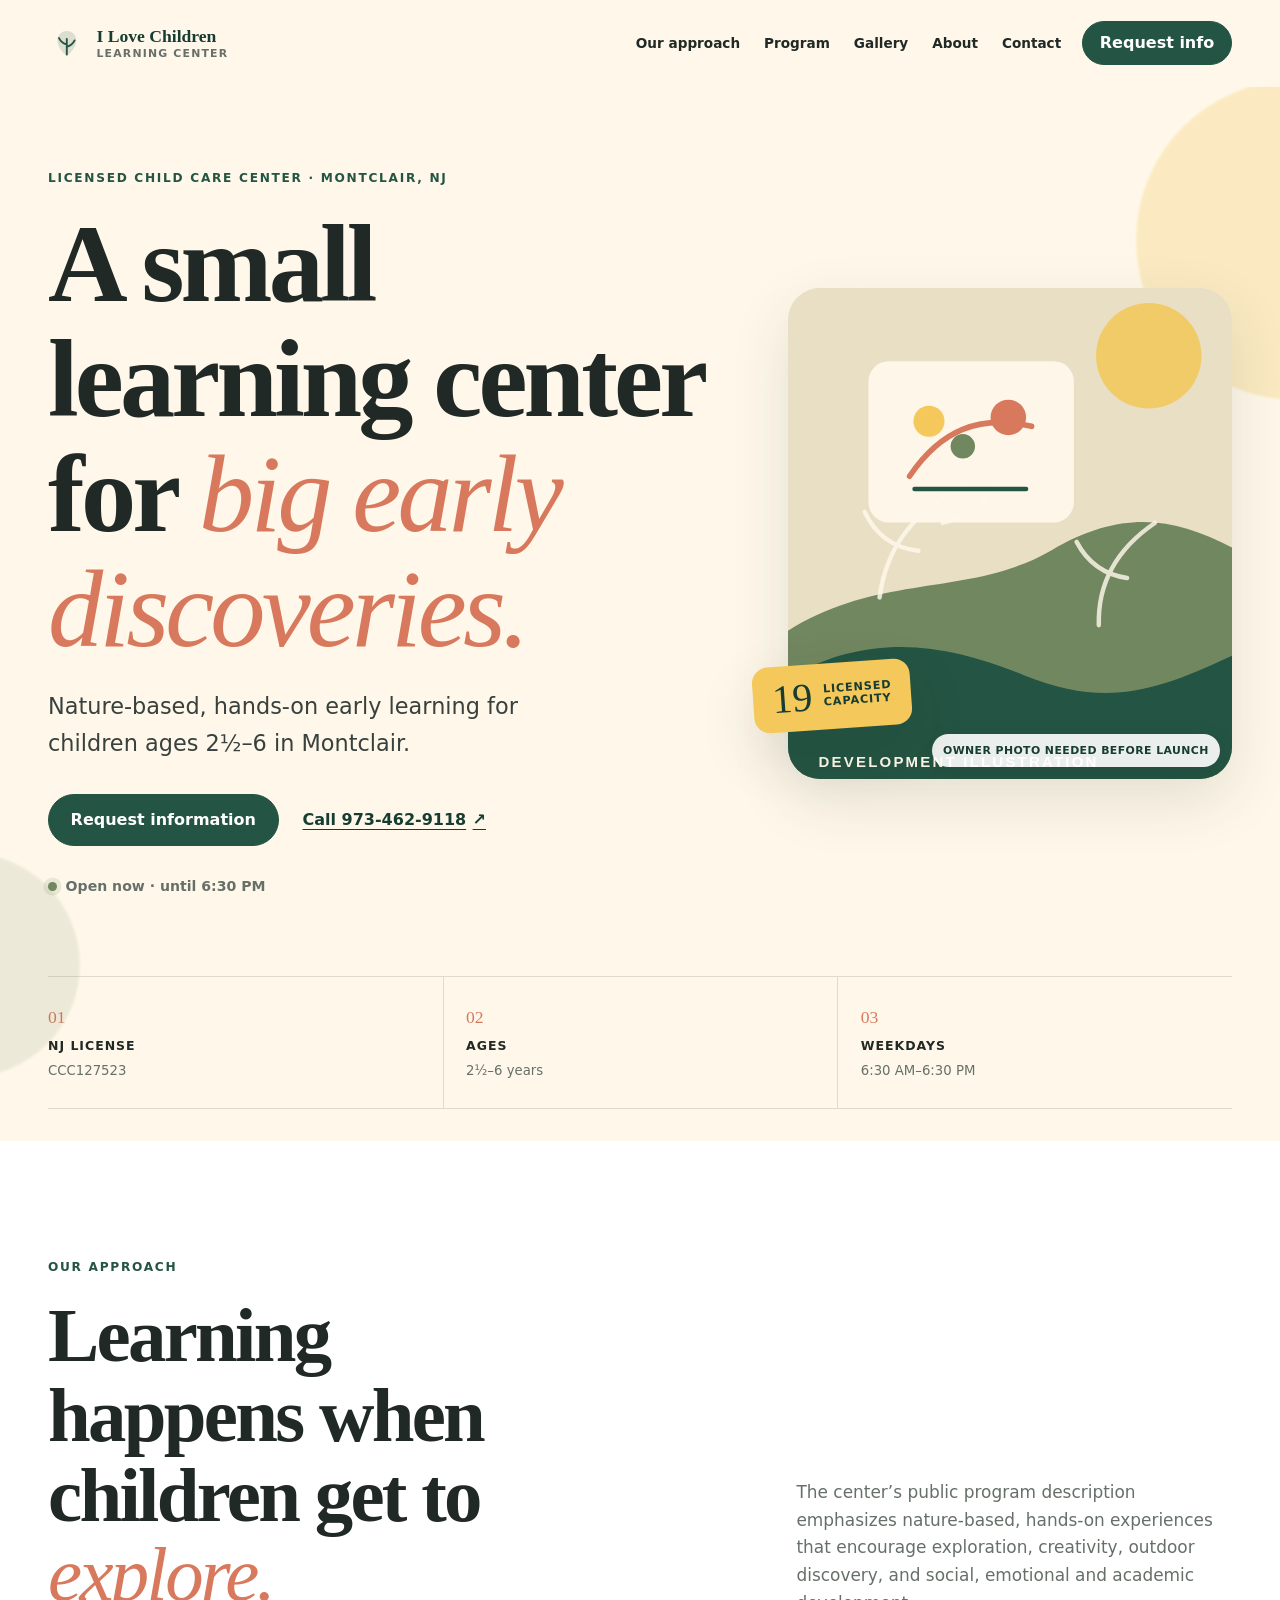
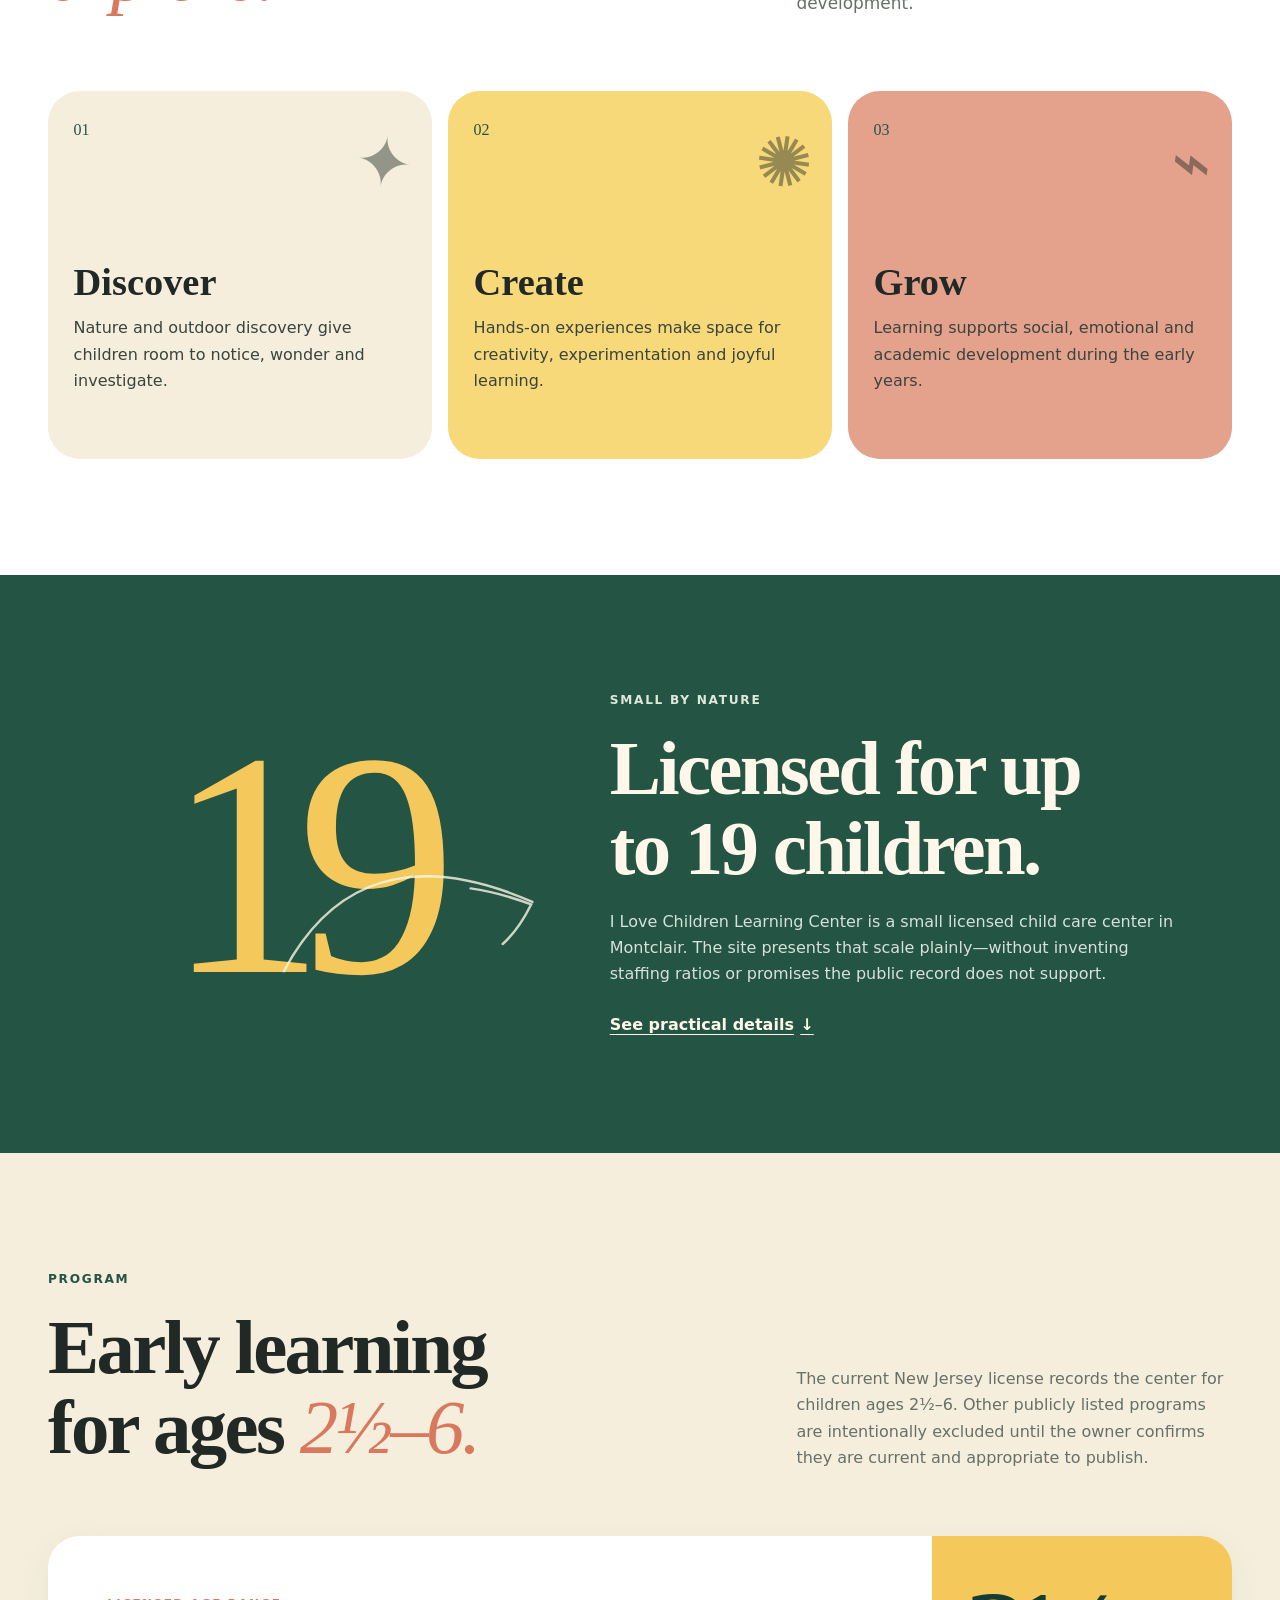
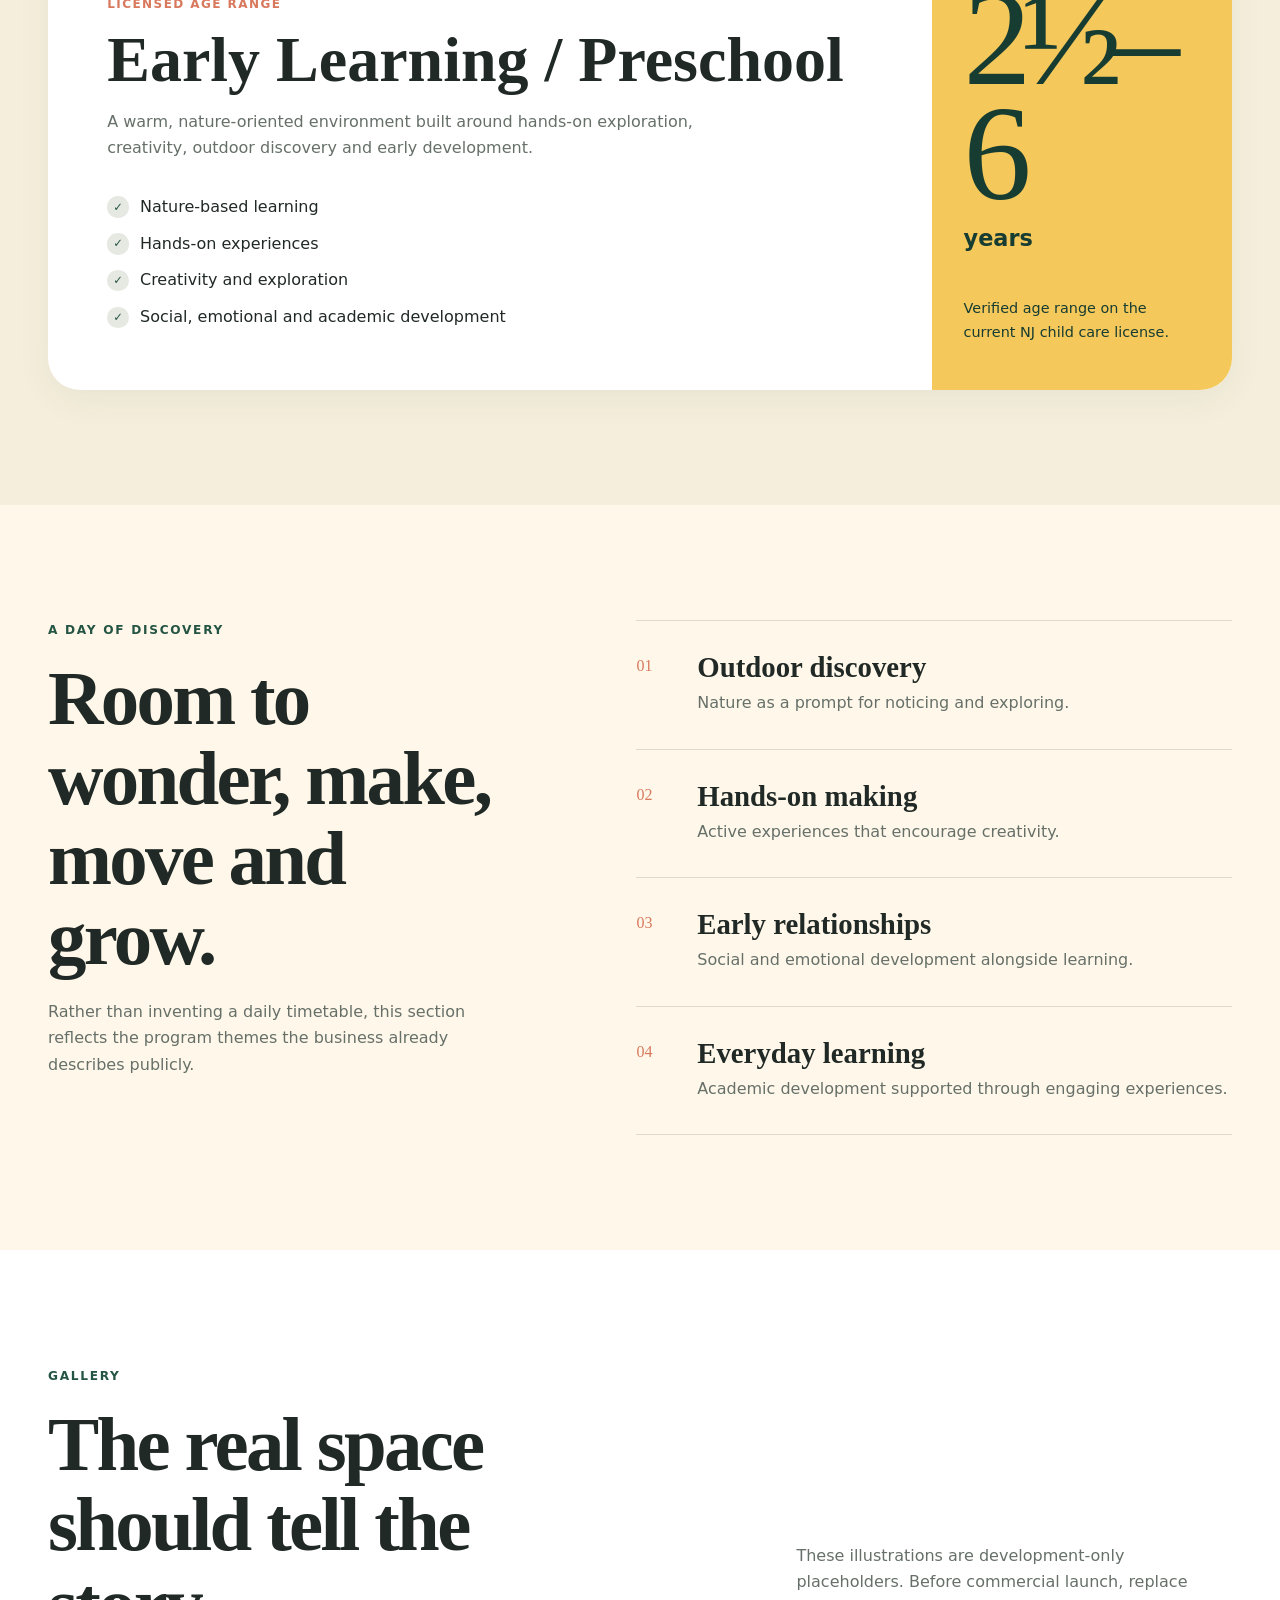
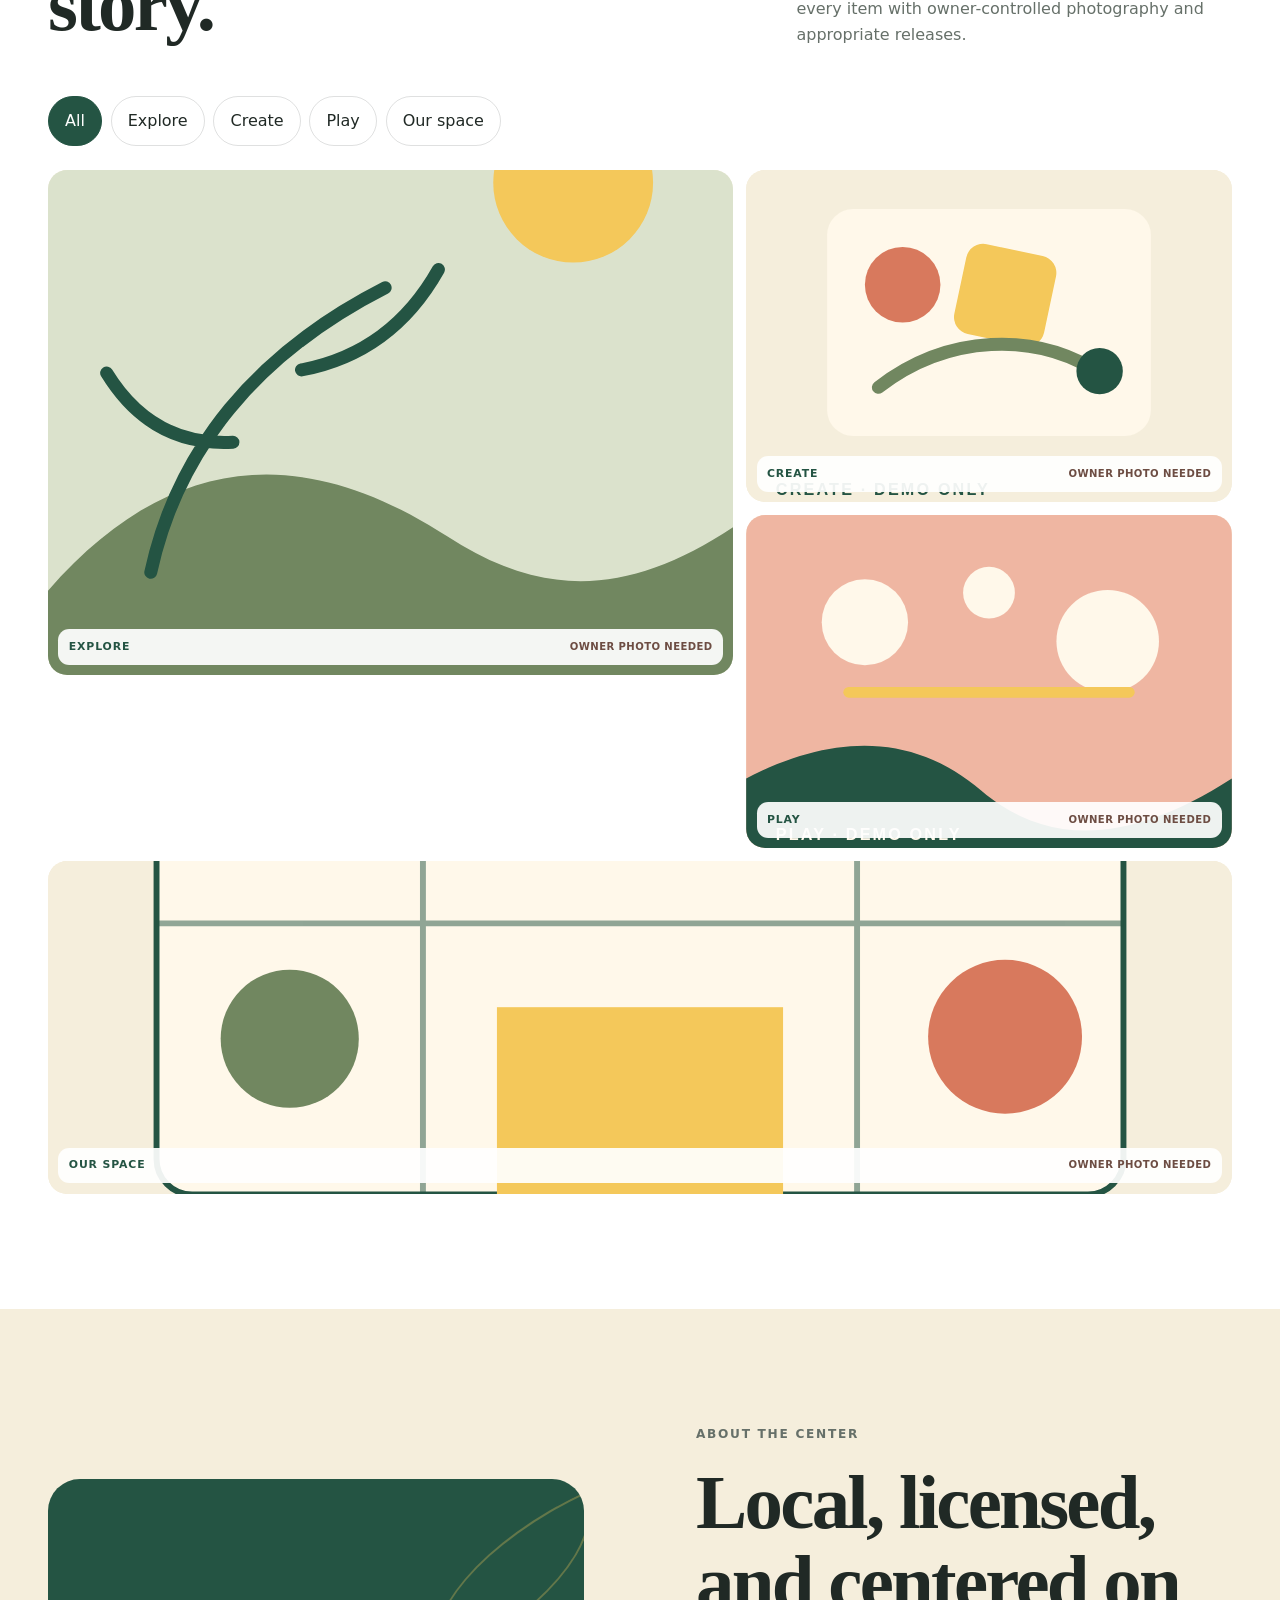
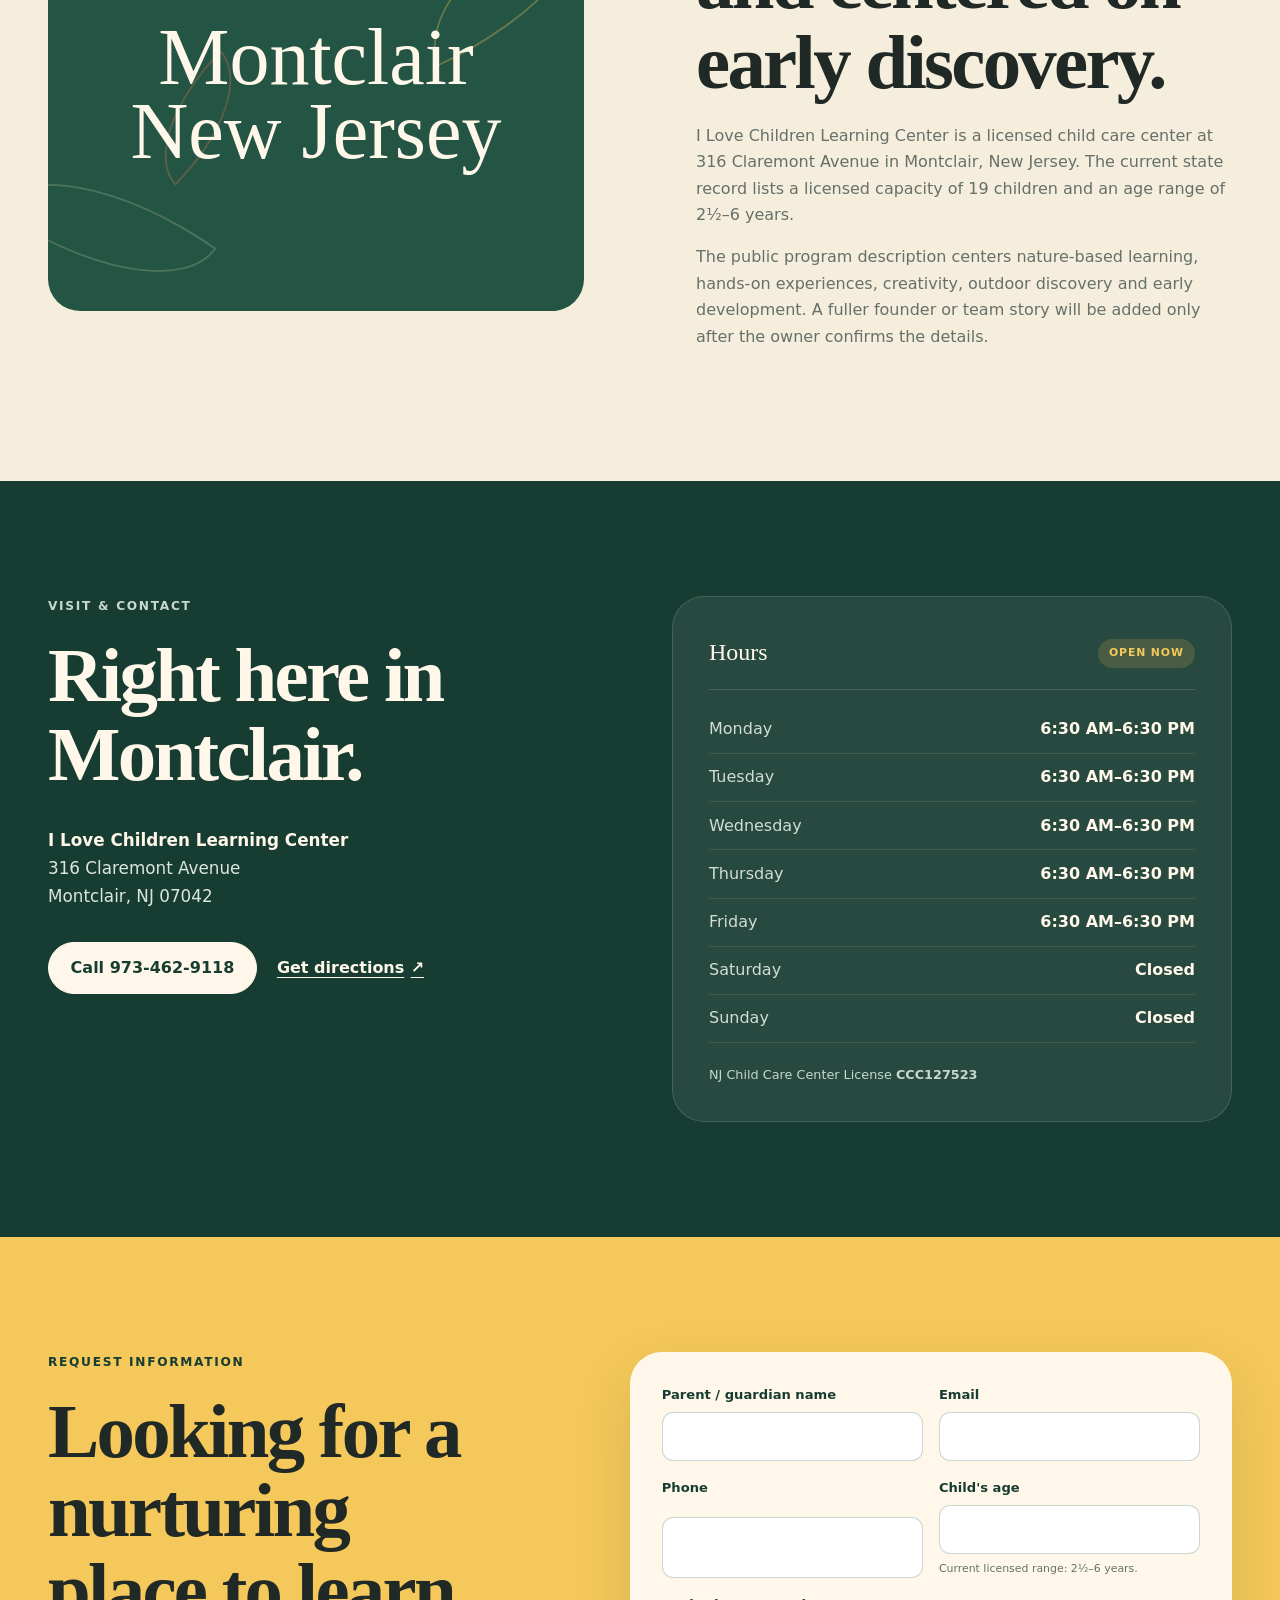
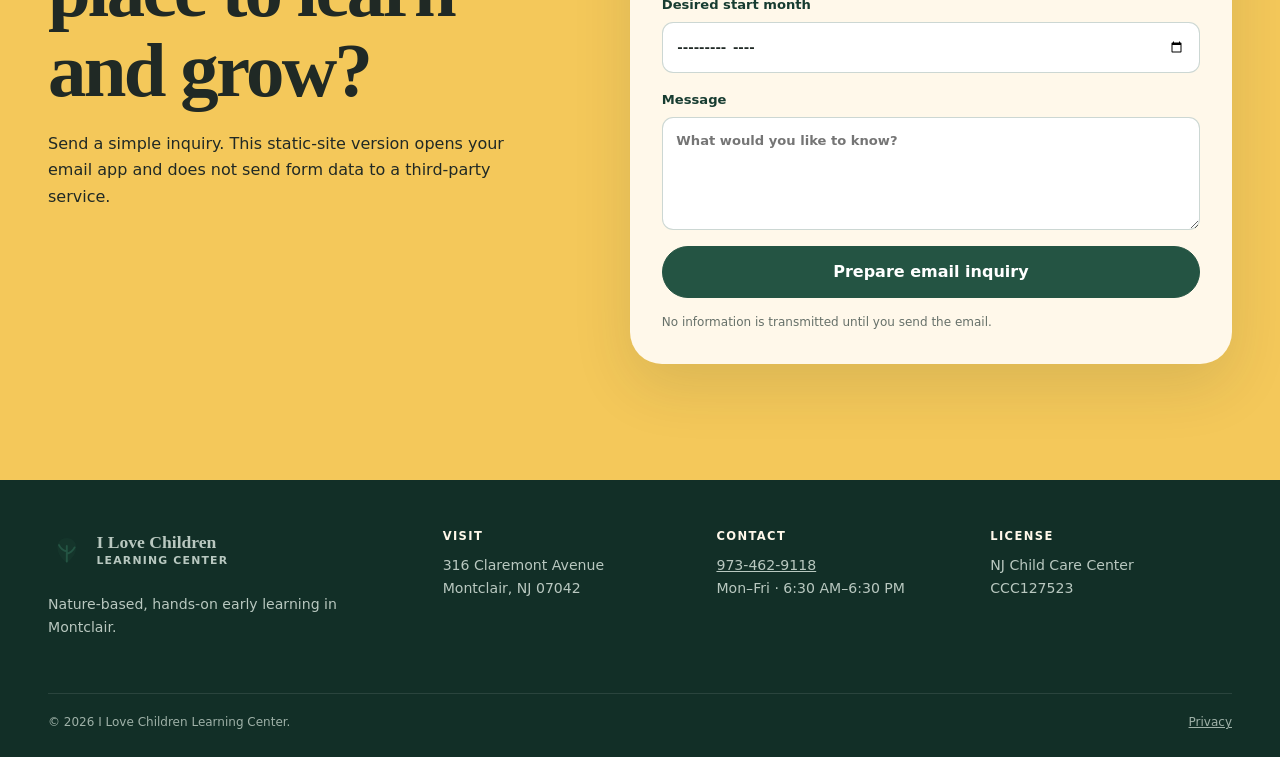
<file: index.html>
<!doctype html>
<html lang="en-US">
<head>
  <meta charset="utf-8">
  <meta name="viewport" content="width=device-width, initial-scale=1">
  <meta name="theme-color" content="#245443">
  <meta name="description" content="Licensed Montclair child care center offering a nurturing, nature-based, hands-on early learning environment for children ages 2½–6. Call 973-462-9118 to request information.">
  <meta property="og:title" content="I Love Children Learning Center | Child Care in Montclair, NJ">
  <meta property="og:description" content="A small Montclair learning center for nature-based, hands-on early discovery, licensed for children ages 2½–6.">
  <meta property="og:type" content="website">
  <meta property="og:locale" content="en_US">
  <meta property="og:image" content="/assets/brand/og-card.svg">
  <meta property="og:image:alt" content="I Love Children Learning Center — small learning center, big early discoveries.">
  <link rel="canonical" href="/">
  <link rel="icon" href="assets/brand/favicon.svg" type="image/svg+xml">
  <link rel="stylesheet" href="css/site.css">
  <title>I Love Children Learning Center | Child Care in Montclair, NJ</title>
  <script type="application/ld+json">
  {
    "@context": "https://schema.org",
    "@type": "ChildCare",
    "name": "I Love Children Learning Center",
    "description": "Licensed Montclair child care center offering a nature-based, hands-on early learning environment for children ages 2½–6.",
    "telephone": "+1-973-462-9118",
    "email": "dunlapbiah9@gmail.com",
    "identifier": {
      "@type": "PropertyValue",
      "name": "New Jersey Child Care Center License",
      "value": "CCC127523"
    },
    "address": {
      "@type": "PostalAddress",
      "streetAddress": "316 Claremont Avenue",
      "addressLocality": "Montclair",
      "addressRegion": "NJ",
      "postalCode": "07042",
      "addressCountry": "US"
    },
    "geo": {
      "@type": "GeoCoordinates",
      "latitude": 40.8202302,
      "longitude": -74.2216123
    },
    "openingHoursSpecification": [
      {
        "@type": "OpeningHoursSpecification",
        "dayOfWeek": ["Monday", "Tuesday", "Wednesday", "Thursday", "Friday"],
        "opens": "06:30",
        "closes": "18:30"
      }
    ]
  }
  </script>
  <script type="module" src="js/app.js"></script>
</head>
<body>
  <a class="skip-link" href="#main-content">Skip to main content</a>

  <header class="site-header" data-header>
    <div class="shell header-inner">
      <a class="brand" href="#top" aria-label="I Love Children Learning Center home">
        <span class="brand-mark" aria-hidden="true">
          <svg viewBox="0 0 48 48" role="img">
            <path d="M24 41c-7-6-12-13-12-20 0-7 5-12 12-12s12 5 12 12c0 7-5 14-12 20Z" fill="currentColor" opacity=".16"/>
            <path d="M24 39V19M24 26c-5-1-8-4-10-8M24 29c5-1 8-4 10-8" fill="none" stroke="currentColor" stroke-width="2.4" stroke-linecap="round"/>
          </svg>
        </span>
        <span class="brand-copy">
          <strong>I Love Children</strong>
          <span>Learning Center</span>
        </span>
      </a>

      <button class="nav-toggle" type="button" aria-expanded="false" aria-controls="primary-nav" data-nav-toggle>
        <span class="sr-only">Open navigation</span>
        <span aria-hidden="true"></span><span aria-hidden="true"></span><span aria-hidden="true"></span>
      </button>

      <nav class="primary-nav" id="primary-nav" aria-label="Primary navigation" data-nav>
        <a href="#approach">Our approach</a>
        <a href="#program">Program</a>
        <a href="#gallery">Gallery</a>
        <a href="#about">About</a>
        <a href="#contact">Contact</a>
        <a class="button button-small" href="#request-info">Request info</a>
      </nav>
    </div>
  </header>

  <main id="main-content">
    <section class="hero" id="top" aria-labelledby="hero-title">
      <div class="hero-orb hero-orb-one" aria-hidden="true"></div>
      <div class="hero-orb hero-orb-two" aria-hidden="true"></div>
      <div class="shell hero-grid">
        <div class="hero-copy" data-reveal>
          <p class="eyebrow">Licensed child care center · Montclair, NJ</p>
          <h1 id="hero-title">A small learning center for <em>big early discoveries.</em></h1>
          <p class="lede">Nature-based, hands-on early learning for children ages 2½–6 in Montclair.</p>
          <div class="hero-actions">
            <a class="button" href="#request-info">Request information</a>
            <a class="text-link" href="tel:+19734629118">Call 973-462-9118 <span aria-hidden="true">↗</span></a>
          </div>
          <div class="status-line" aria-live="polite">
            <span class="status-dot" aria-hidden="true"></span>
            <span data-business-status>Mon–Fri · 6:30 AM–6:30 PM</span>
          </div>
        </div>

        <div class="hero-media" data-reveal>
          <div class="photo-frame photo-frame-hero">
            <img src="assets/demo/hero-demo.svg" data-demo-asset data-fallback="assets/demo/photo-fallback.svg" alt="Illustrated placeholder showing a nature-inspired early learning scene; replace with an owner-approved photo before launch.">
            <span class="asset-badge">Owner photo needed before launch</span>
          </div>
          <div class="hero-note" aria-label="Licensed capacity">
            <span class="hero-note-number">19</span>
            <span>licensed<br>capacity</span>
          </div>
        </div>
      </div>

      <div class="shell trust-strip" aria-label="Business credentials">
        <div><span>01</span><strong>NJ License</strong><p>CCC127523</p></div>
        <div><span>02</span><strong>Ages</strong><p>2½–6 years</p></div>
        <div><span>03</span><strong>Weekdays</strong><p>6:30 AM–6:30 PM</p></div>
      </div>
    </section>

    <section class="section section-intro" id="approach" aria-labelledby="approach-title">
      <div class="shell intro-grid">
        <div data-reveal>
          <p class="eyebrow">Our approach</p>
          <h2 id="approach-title">Learning happens when children get to <em>explore.</em></h2>
        </div>
        <p class="section-copy" data-reveal>The center’s public program description emphasizes nature-based, hands-on experiences that encourage exploration, creativity, outdoor discovery, and social, emotional and academic development.</p>
      </div>

      <div class="shell value-grid">
        <article class="value-card" data-reveal>
          <span class="value-icon" aria-hidden="true">✦</span>
          <p class="card-index">01</p>
          <h3>Discover</h3>
          <p>Nature and outdoor discovery give children room to notice, wonder and investigate.</p>
        </article>
        <article class="value-card value-card-sun" data-reveal>
          <span class="value-icon" aria-hidden="true">✺</span>
          <p class="card-index">02</p>
          <h3>Create</h3>
          <p>Hands-on experiences make space for creativity, experimentation and joyful learning.</p>
        </article>
        <article class="value-card value-card-clay" data-reveal>
          <span class="value-icon" aria-hidden="true">⌁</span>
          <p class="card-index">03</p>
          <h3>Grow</h3>
          <p>Learning supports social, emotional and academic development during the early years.</p>
        </article>
      </div>
    </section>

    <section class="section small-by-nature" aria-labelledby="small-title">
      <div class="shell small-grid">
        <div class="number-display" aria-hidden="true" data-reveal>
          <span>19</span>
          <svg viewBox="0 0 220 130"><path d="M8 94c48-91 126-89 201-56" fill="none" stroke="currentColor" stroke-width="2" stroke-linecap="round"/><path d="M159 27c15 2 33 7 49 13-7 14-14 24-23 32" fill="none" stroke="currentColor" stroke-width="2" stroke-linecap="round"/></svg>
        </div>
        <div data-reveal>
          <p class="eyebrow">Small by nature</p>
          <h2 id="small-title">Licensed for up to 19 children.</h2>
          <p>I Love Children Learning Center is a small licensed child care center in Montclair. The site presents that scale plainly—without inventing staffing ratios or promises the public record does not support.</p>
          <a class="text-link" href="#contact">See practical details <span aria-hidden="true">↓</span></a>
        </div>
      </div>
    </section>

    <section class="section program-section" id="program" aria-labelledby="program-title">
      <div class="shell program-head">
        <div data-reveal>
          <p class="eyebrow">Program</p>
          <h2 id="program-title">Early learning for ages <em>2½–6.</em></h2>
        </div>
        <p data-reveal>The current New Jersey license records the center for children ages 2½–6. Other publicly listed programs are intentionally excluded until the owner confirms they are current and appropriate to publish.</p>
      </div>

      <div class="shell program-card" data-reveal>
        <div class="program-card-main">
          <p class="program-kicker">Licensed age range</p>
          <h3>Early Learning / Preschool</h3>
          <p>A warm, nature-oriented environment built around hands-on exploration, creativity, outdoor discovery and early development.</p>
          <ul class="check-list">
            <li>Nature-based learning</li>
            <li>Hands-on experiences</li>
            <li>Creativity and exploration</li>
            <li>Social, emotional and academic development</li>
          </ul>
        </div>
        <aside class="program-fact" aria-label="Program fact">
          <span class="program-age">2½–6</span>
          <strong>years</strong>
          <p>Verified age range on the current NJ child care license.</p>
        </aside>
      </div>
    </section>

    <section class="section day-section" aria-labelledby="day-title">
      <div class="shell day-grid">
        <div class="day-copy" data-reveal>
          <p class="eyebrow">A day of discovery</p>
          <h2 id="day-title">Room to wonder, make, move and grow.</h2>
          <p>Rather than inventing a daily timetable, this section reflects the program themes the business already describes publicly.</p>
        </div>
        <div class="day-list" data-reveal>
          <div><span>01</span><h3>Outdoor discovery</h3><p>Nature as a prompt for noticing and exploring.</p></div>
          <div><span>02</span><h3>Hands-on making</h3><p>Active experiences that encourage creativity.</p></div>
          <div><span>03</span><h3>Early relationships</h3><p>Social and emotional development alongside learning.</p></div>
          <div><span>04</span><h3>Everyday learning</h3><p>Academic development supported through engaging experiences.</p></div>
        </div>
      </div>
    </section>

    <section class="section gallery-section" id="gallery" aria-labelledby="gallery-title">
      <div class="shell gallery-heading">
        <div data-reveal>
          <p class="eyebrow">Gallery</p>
          <h2 id="gallery-title">The real space should tell the story.</h2>
        </div>
        <p data-reveal>These illustrations are development-only placeholders. Before commercial launch, replace every item with owner-controlled photography and appropriate releases.</p>
      </div>

      <div class="shell filter-bar" role="group" aria-label="Filter gallery" data-gallery-filters>
        <button type="button" class="filter-button is-active" data-filter="all" aria-pressed="true">All</button>
        <button type="button" class="filter-button" data-filter="explore" aria-pressed="false">Explore</button>
        <button type="button" class="filter-button" data-filter="create" aria-pressed="false">Create</button>
        <button type="button" class="filter-button" data-filter="play" aria-pressed="false">Play</button>
        <button type="button" class="filter-button" data-filter="space" aria-pressed="false">Our space</button>
      </div>

      <div class="shell gallery-grid" data-gallery>
        <figure class="gallery-item gallery-item-tall" data-category="explore" data-reveal>
          <img src="assets/demo/gallery-explore.svg" data-demo-asset data-fallback="assets/demo/photo-fallback.svg" alt="Illustrated placeholder for an owner-approved photo of outdoor discovery.">
          <figcaption><span>Explore</span><strong>Owner photo needed</strong></figcaption>
        </figure>
        <figure class="gallery-item" data-category="create" data-reveal>
          <img src="assets/demo/gallery-create.svg" data-demo-asset data-fallback="assets/demo/photo-fallback.svg" alt="Illustrated placeholder for an owner-approved photo of a hands-on creative activity.">
          <figcaption><span>Create</span><strong>Owner photo needed</strong></figcaption>
        </figure>
        <figure class="gallery-item" data-category="play" data-reveal>
          <img src="assets/demo/gallery-play.svg" data-demo-asset data-fallback="assets/demo/photo-fallback.svg" alt="Illustrated placeholder for an owner-approved photo of children at play.">
          <figcaption><span>Play</span><strong>Owner photo needed</strong></figcaption>
        </figure>
        <figure class="gallery-item gallery-item-wide" data-category="space" data-reveal>
          <img src="assets/demo/gallery-space.svg" data-demo-asset data-fallback="assets/demo/photo-fallback.svg" alt="Illustrated placeholder for an owner-approved photo of the learning center space.">
          <figcaption><span>Our space</span><strong>Owner photo needed</strong></figcaption>
        </figure>
      </div>
    </section>

    <section class="section about-section" id="about" aria-labelledby="about-title">
      <div class="shell about-grid">
        <div class="about-art" aria-hidden="true" data-reveal>
          <div class="leaf leaf-a"></div><div class="leaf leaf-b"></div><div class="leaf leaf-c"></div>
          <span>Montclair<br>New Jersey</span>
        </div>
        <div data-reveal>
          <p class="eyebrow">About the center</p>
          <h2 id="about-title">Local, licensed, and centered on early discovery.</h2>
          <p>I Love Children Learning Center is a licensed child care center at 316 Claremont Avenue in Montclair, New Jersey. The current state record lists a licensed capacity of 19 children and an age range of 2½–6 years.</p>
          <p>The public program description centers nature-based learning, hands-on experiences, creativity, outdoor discovery and early development. A fuller founder or team story will be added only after the owner confirms the details.</p>
        </div>
      </div>
    </section>

    <section class="section contact-section" id="contact" aria-labelledby="contact-title">
      <div class="shell contact-grid">
        <div class="contact-copy" data-reveal>
          <p class="eyebrow">Visit & contact</p>
          <h2 id="contact-title">Right here in Montclair.</h2>
          <address>
            <strong>I Love Children Learning Center</strong><br>
            316 Claremont Avenue<br>
            Montclair, NJ 07042
          </address>
          <div class="contact-actions">
            <a class="button button-light" href="tel:+19734629118">Call 973-462-9118</a>
            <a class="text-link text-link-light" href="https://www.google.com/maps/search/?api=1&query=40.8202302,-74.2216123" rel="noopener">Get directions <span aria-hidden="true">↗</span></a>
          </div>
        </div>
        <div class="hours-card" data-reveal>
          <div class="hours-card-head">
            <span>Hours</span>
            <span class="status-pill" data-business-pill>Weekdays</span>
          </div>
          <dl class="hours-list">
            <div><dt>Monday</dt><dd>6:30 AM–6:30 PM</dd></div>
            <div><dt>Tuesday</dt><dd>6:30 AM–6:30 PM</dd></div>
            <div><dt>Wednesday</dt><dd>6:30 AM–6:30 PM</dd></div>
            <div><dt>Thursday</dt><dd>6:30 AM–6:30 PM</dd></div>
            <div><dt>Friday</dt><dd>6:30 AM–6:30 PM</dd></div>
            <div><dt>Saturday</dt><dd>Closed</dd></div>
            <div><dt>Sunday</dt><dd>Closed</dd></div>
          </dl>
          <p class="license-note">NJ Child Care Center License <strong>CCC127523</strong></p>
        </div>
      </div>
    </section>

    <section class="section request-section" id="request-info" aria-labelledby="request-title">
      <div class="shell request-grid">
        <div data-reveal>
          <p class="eyebrow">Request information</p>
          <h2 id="request-title">Looking for a nurturing place to learn and grow?</h2>
          <p>Send a simple inquiry. This static-site version opens your email app and does not send form data to a third-party service.</p>
        </div>
        <form class="inquiry-form" data-inquiry-form novalidate data-reveal>
          <div class="field-row">
            <label>Parent / guardian name
              <input type="text" name="name" autocomplete="name" required>
            </label>
            <label>Email
              <input type="email" name="email" autocomplete="email" required>
            </label>
          </div>
          <div class="field-row">
            <label>Phone
              <input type="tel" name="phone" autocomplete="tel">
            </label>
            <label>Child's age
              <input type="text" name="age" inputmode="decimal" aria-describedby="age-help">
              <small id="age-help">Current licensed range: 2½–6 years.</small>
            </label>
          </div>
          <label>Desired start month
            <input type="month" name="start">
          </label>
          <label>Message
            <textarea name="message" rows="4" placeholder="What would you like to know?"></textarea>
          </label>
          <div class="form-footer">
            <button class="button" type="submit">Prepare email inquiry</button>
            <p class="form-status" data-form-status aria-live="polite">No information is transmitted until you send the email.</p>
          </div>
        </form>
      </div>
    </section>
  </main>

  <footer class="site-footer">
    <div class="shell footer-grid">
      <div>
        <a class="brand brand-footer" href="#top">
          <span class="brand-mark" aria-hidden="true">
            <svg viewBox="0 0 48 48"><path d="M24 41c-7-6-12-13-12-20 0-7 5-12 12-12s12 5 12 12c0 7-5 14-12 20Z" fill="currentColor" opacity=".16"/><path d="M24 39V19M24 26c-5-1-8-4-10-8M24 29c5-1 8-4 10-8" fill="none" stroke="currentColor" stroke-width="2.4" stroke-linecap="round"/></svg>
          </span>
          <span class="brand-copy"><strong>I Love Children</strong><span>Learning Center</span></span>
        </a>
        <p>Nature-based, hands-on early learning in Montclair.</p>
      </div>
      <div>
        <h2 class="footer-heading">Visit</h2>
        <p>316 Claremont Avenue<br>Montclair, NJ 07042</p>
      </div>
      <div>
        <h2 class="footer-heading">Contact</h2>
        <p><a href="tel:+19734629118">973-462-9118</a><br>Mon–Fri · 6:30 AM–6:30 PM</p>
      </div>
      <div>
        <h2 class="footer-heading">License</h2>
        <p>NJ Child Care Center<br>CCC127523</p>
      </div>
    </div>
    <div class="shell footer-bottom">
      <p>© <span data-current-year>2026</span> I Love Children Learning Center.</p>
      <a href="privacy.html">Privacy</a>
    </div>
  </footer>

  <noscript>
    <div class="noscript-note">JavaScript is not required to read this site. Live open/closed status, gallery filters, and the inquiry email helper are unavailable.</div>
  </noscript>
</body>
</html>
</file>
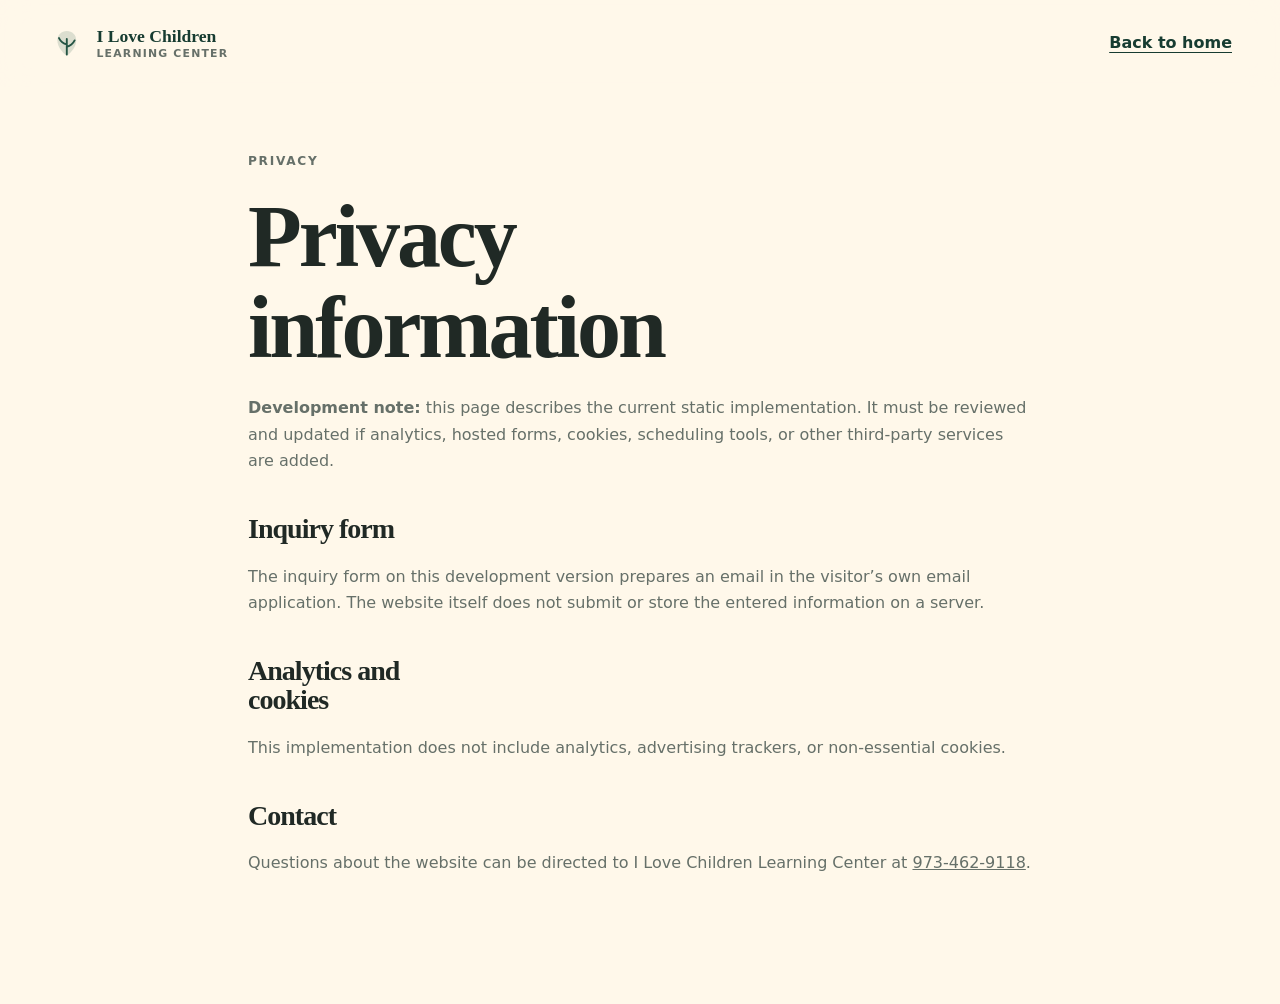
<file: privacy.html>
<!doctype html>
<html lang="en-US">
<head>
  <meta charset="utf-8">
  <meta name="viewport" content="width=device-width, initial-scale=1">
  <meta name="description" content="Privacy information for the I Love Children Learning Center website.">
  <link rel="canonical" href="/privacy.html">
  <link rel="icon" href="assets/brand/favicon.svg" type="image/svg+xml">
  <link rel="stylesheet" href="css/site.css">
  <title>Privacy | I Love Children Learning Center</title>
</head>
<body class="privacy-page">
  <a class="skip-link" href="#main-content">Skip to main content</a>
  <header class="site-header site-header-static">
    <div class="shell header-inner">
      <a class="brand" href="index.html" aria-label="I Love Children Learning Center home">
        <span class="brand-mark" aria-hidden="true"><svg viewBox="0 0 48 48"><path d="M24 41c-7-6-12-13-12-20 0-7 5-12 12-12s12 5 12 12c0 7-5 14-12 20Z" fill="currentColor" opacity=".16"/><path d="M24 39V19M24 26c-5-1-8-4-10-8M24 29c5-1 8-4 10-8" fill="none" stroke="currentColor" stroke-width="2.4" stroke-linecap="round"/></svg></span>
        <span class="brand-copy"><strong>I Love Children</strong><span>Learning Center</span></span>
      </a>
      <a class="text-link" href="index.html">Back to home</a>
    </div>
  </header>
  <main id="main-content" class="legal-main">
    <article class="shell legal-copy">
      <p class="eyebrow">Privacy</p>
      <h1>Privacy information</h1>
      <p><strong>Development note:</strong> this page describes the current static implementation. It must be reviewed and updated if analytics, hosted forms, cookies, scheduling tools, or other third-party services are added.</p>
      <h2>Inquiry form</h2>
      <p>The inquiry form on this development version prepares an email in the visitor’s own email application. The website itself does not submit or store the entered information on a server.</p>
      <h2>Analytics and cookies</h2>
      <p>This implementation does not include analytics, advertising trackers, or non-essential cookies.</p>
      <h2>Contact</h2>
      <p>Questions about the website can be directed to I Love Children Learning Center at <a href="tel:+19734629118">973-462-9118</a>.</p>
    </article>
  </main>
</body>
</html>
</file>
<file: css/site.css>
:root {
  --forest: #245443;
  --forest-deep: #173c31;
  --moss: #718760;
  --cream: #fff8ea;
  --sun: #f4c85a;
  --terracotta: #d8795d;
  --paper: #f5eedc;
  --ink: #202925;
  --muted: #667069;
  --white: #ffffff;
  --line: rgba(32, 41, 37, 0.14);
  --shadow-soft: 0 22px 60px rgba(33, 50, 41, 0.12);
  --font-display: 'Iowan Old Style', 'Palatino Linotype', Georgia, 'Times New Roman', serif;
  --font-body: Inter, ui-sans-serif, system-ui, -apple-system, BlinkMacSystemFont, 'Segoe UI', sans-serif;
  --radius-sm: 0.75rem;
  --radius-md: 1.25rem;
  --radius-lg: 2rem;
  --radius-pill: 999px;
  --shell: 76rem;
  --section-space: clamp(4.75rem, 9vw, 8.5rem);
  --transition-fast: 180ms ease;
  --transition-med: 420ms cubic-bezier(.2,.75,.2,1);
}

* { box-sizing: border-box; }
html { scroll-behavior: smooth; }
body {
  margin: 0;
  background: var(--cream);
  color: var(--ink);
  font-family: var(--font-body);
  font-size: 1rem;
  line-height: 1.65;
  text-rendering: optimizeLegibility;
}
img { display: block; max-width: 100%; }
a { color: inherit; }
button, input, textarea { font: inherit; }
button { color: inherit; }
::selection { background: var(--sun); color: var(--forest-deep); }

.shell { width: min(calc(100% - 2rem), var(--shell)); margin-inline: auto; }
.sr-only { position: absolute; width: 1px; height: 1px; padding: 0; margin: -1px; overflow: hidden; clip: rect(0,0,0,0); white-space: nowrap; border: 0; }
.skip-link { position: fixed; top: .75rem; left: .75rem; z-index: 999; padding: .7rem 1rem; background: var(--ink); color: var(--white); border-radius: .4rem; transform: translateY(-180%); transition: transform var(--transition-fast); }
.skip-link:focus { transform: translateY(0); }
:focus-visible { outline: 3px solid var(--terracotta); outline-offset: 4px; }

h1, h2, h3, p { margin-top: 0; }
h1, h2, h3 { line-height: 1.04; }
h1, h2 { font-family: var(--font-display); font-weight: 600; letter-spacing: -.035em; }
h1 { font-size: clamp(3.25rem, 9vw, 6.9rem); max-width: 12ch; margin-bottom: 1.35rem; }
h2 { font-size: clamp(2.6rem, 6vw, 5.25rem); max-width: 13ch; margin-bottom: 1.25rem; }
h3 { font-size: 1.5rem; }
em { font-weight: 500; color: var(--terracotta); }

.eyebrow { margin-bottom: 1.2rem; color: var(--forest); font-size: .76rem; font-weight: 700; letter-spacing: .14em; text-transform: uppercase; }
.lede { max-width: 35rem; color: #38413d; font-size: clamp(1.12rem, 2.3vw, 1.4rem); }
.section { padding-block: var(--section-space); }
.section-copy { max-width: 34rem; color: var(--muted); font-size: 1.06rem; }

.button { display: inline-flex; min-height: 3.25rem; align-items: center; justify-content: center; gap: .5rem; padding: .8rem 1.35rem; border: 1px solid var(--forest); border-radius: var(--radius-pill); background: var(--forest); color: var(--white); font-weight: 700; line-height: 1; text-decoration: none; transition: transform var(--transition-fast), background var(--transition-fast), border-color var(--transition-fast); cursor: pointer; }
.button:hover { background: var(--forest-deep); border-color: var(--forest-deep); transform: translateY(-2px); }
.button-small { min-height: 2.65rem; padding-inline: 1.05rem; }
.button-light { background: var(--cream); border-color: var(--cream); color: var(--forest-deep); }
.button-light:hover { background: var(--white); border-color: var(--white); }
.text-link { display: inline-flex; align-items: center; gap: .4rem; color: var(--forest-deep); font-weight: 700; text-decoration-thickness: 1px; text-underline-offset: .25rem; }
.text-link span { transition: transform var(--transition-fast); }
.text-link:hover span { transform: translate(.12rem, -.12rem); }
.text-link-light { color: var(--cream); }

.site-header { position: fixed; inset: 0 0 auto; z-index: 100; background: rgba(255, 248, 234, .88); border-bottom: 1px solid transparent; backdrop-filter: blur(16px); transition: border-color var(--transition-fast), box-shadow var(--transition-fast); }
.site-header.is-scrolled { border-bottom-color: var(--line); box-shadow: 0 5px 30px rgba(30, 45, 37, .07); }
.site-header-static { position: relative; }
.header-inner { min-height: 4.8rem; display: flex; align-items: center; justify-content: space-between; gap: 1rem; }
.brand { display: inline-flex; align-items: center; gap: .68rem; color: var(--forest-deep); text-decoration: none; }
.brand-mark { width: 2.35rem; height: 2.35rem; display: grid; place-items: center; color: var(--forest); }
.brand-mark svg { width: 100%; height: 100%; }
.brand-copy { display: grid; line-height: 1.05; }
.brand-copy strong { font-family: var(--font-display); font-size: 1.1rem; }
.brand-copy span { margin-top: .2rem; color: var(--muted); font-size: .68rem; font-weight: 700; letter-spacing: .11em; text-transform: uppercase; }
.nav-toggle { width: 2.8rem; height: 2.8rem; display: grid; place-content: center; gap: 5px; border: 0; border-radius: 50%; background: var(--paper); cursor: pointer; }
.nav-toggle span[aria-hidden] { width: 1.1rem; height: 2px; background: var(--forest-deep); border-radius: 2px; transition: transform var(--transition-fast), opacity var(--transition-fast); }
.nav-toggle[aria-expanded="true"] span[aria-hidden]:nth-of-type(1) { transform: translateY(7px) rotate(45deg); }
.nav-toggle[aria-expanded="true"] span[aria-hidden]:nth-of-type(2) { opacity: 0; }
.nav-toggle[aria-expanded="true"] span[aria-hidden]:nth-of-type(3) { transform: translateY(-7px) rotate(-45deg); }
.primary-nav { position: absolute; top: calc(100% + .4rem); left: 1rem; right: 1rem; display: grid; padding: 1rem; background: var(--white); border: 1px solid var(--line); border-radius: var(--radius-md); box-shadow: var(--shadow-soft); }
.primary-nav { gap: .25rem; }
.js .primary-nav { display: none; }
.js .primary-nav.is-open { display: grid; }
.primary-nav > a:not(.button) { padding: .82rem .65rem; color: var(--ink); font-weight: 600; text-decoration: none; border-radius: .6rem; }
.primary-nav > a:not(.button):hover { background: var(--paper); }

.hero { position: relative; overflow: hidden; padding-top: clamp(7.7rem, 14vw, 10.6rem); padding-bottom: 2rem; }
.hero-grid { display: grid; gap: 3rem; align-items: center; }
.hero-copy { position: relative; z-index: 2; }
.hero-actions { display: flex; flex-wrap: wrap; align-items: center; gap: 1.15rem 1.5rem; margin-top: 2rem; }
.status-line { display: inline-flex; align-items: center; gap: .55rem; margin-top: 1.8rem; color: var(--muted); font-size: .88rem; font-weight: 600; }
.status-dot { width: .55rem; height: .55rem; background: var(--moss); border-radius: 50%; box-shadow: 0 0 0 .28rem rgba(113, 135, 96, .15); }
.status-line[data-state="closed"] .status-dot { background: var(--terracotta); box-shadow: 0 0 0 .28rem rgba(216, 121, 93, .15); }
.hero-media { position: relative; min-width: 0; }
.photo-frame { position: relative; overflow: hidden; border-radius: var(--radius-lg); background: var(--paper); box-shadow: var(--shadow-soft); }
.photo-frame img { width: 100%; height: 100%; object-fit: cover; }
.photo-frame-hero { aspect-ratio: 4 / 4.75; }
.asset-badge { position: absolute; right: .75rem; bottom: .75rem; max-width: calc(100% - 1.5rem); padding: .48rem .7rem; border-radius: var(--radius-pill); background: rgba(255,255,255,.9); color: var(--forest-deep); font-size: .68rem; font-weight: 800; letter-spacing: .04em; text-transform: uppercase; box-shadow: 0 6px 24px rgba(0,0,0,.09); }
.hero-note { position: absolute; left: -.35rem; bottom: 2rem; display: flex; align-items: center; gap: .7rem; padding: .9rem 1rem; border-radius: 1rem; background: var(--sun); color: var(--forest-deep); box-shadow: var(--shadow-soft); transform: rotate(-4deg); }
.hero-note-number { font-family: var(--font-display); font-size: 2.5rem; line-height: .8; }
.hero-note span:last-child { font-size: .7rem; font-weight: 800; line-height: 1.15; text-transform: uppercase; letter-spacing: .08em; }
.hero-orb { position: absolute; border-radius: 50%; opacity: .28; filter: blur(1px); pointer-events: none; }
.hero-orb-one { width: 20rem; height: 20rem; top: 5rem; right: -11rem; background: var(--sun); }
.hero-orb-two { width: 14rem; height: 14rem; bottom: 4rem; left: -9rem; background: var(--moss); opacity: .12; }
.trust-strip { display: grid; grid-template-columns: repeat(3, 1fr); gap: 0; margin-top: clamp(3rem, 6vw, 6rem); border-top: 1px solid var(--line); border-bottom: 1px solid var(--line); }
.trust-strip div { min-width: 0; padding: 1.3rem .5rem 1.3rem 0; }
.trust-strip div + div { padding-left: .75rem; border-left: 1px solid var(--line); }
.trust-strip span { display: block; color: var(--terracotta); font-family: var(--font-display); font-size: 1.1rem; }
.trust-strip strong { display: block; margin-top: .25rem; font-size: .78rem; text-transform: uppercase; letter-spacing: .08em; }
.trust-strip p { margin: .2rem 0 0; color: var(--muted); font-size: .75rem; }

.section-intro { background: var(--white); }
.intro-grid { display: grid; gap: 2rem; align-items: end; }
.value-grid { display: grid; gap: 1rem; margin-top: 3.5rem; }
.value-card { position: relative; min-height: 20rem; padding: 1.6rem; overflow: hidden; border-radius: var(--radius-lg); background: var(--paper); }
.value-card-sun { background: #f7d979; }
.value-card-clay { background: #e4a18c; }
.value-icon { position: absolute; top: 1rem; right: 1.2rem; font-family: var(--font-display); font-size: 4.3rem; opacity: .45; transform: rotate(8deg); }
.card-index { color: var(--forest); font-family: var(--font-display); }
.value-card h3 { margin-top: 7.5rem; margin-bottom: .75rem; font-family: var(--font-display); font-size: 2.4rem; }
.value-card p:last-child { max-width: 22rem; margin-bottom: 0; color: #39443f; }

.small-by-nature { background: var(--forest); color: var(--cream); }
.small-by-nature .eyebrow { color: #dfe8dc; }
.small-grid { display: grid; gap: 2.5rem; align-items: center; }
.small-grid h2 { color: var(--cream); }
.small-grid p { max-width: 36rem; color: #d7e1dc; }
.small-grid .text-link { margin-top: .5rem; color: var(--cream); }
.number-display { position: relative; display: grid; place-items: center; min-height: 19rem; color: var(--sun); }
.number-display > span { font-family: var(--font-display); font-size: clamp(10rem, 40vw, 20rem); line-height: .6; letter-spacing: -.09em; }
.number-display svg { position: absolute; width: min(17rem, 80%); color: var(--cream); bottom: 0; right: 0; opacity: .78; }

.program-section { background: var(--paper); }
.program-head { display: grid; gap: 2rem; align-items: end; }
.program-head > p { max-width: 34rem; color: var(--muted); }
.program-card { display: grid; margin-top: 3rem; overflow: hidden; border-radius: var(--radius-lg); background: var(--white); box-shadow: 0 10px 35px rgba(38, 60, 50, .06); }
.program-card-main { padding: clamp(1.6rem, 5vw, 3.7rem); }
.program-kicker { color: var(--terracotta); font-size: .75rem; font-weight: 800; text-transform: uppercase; letter-spacing: .12em; }
.program-card h3 { margin: .2rem 0 1rem; font-family: var(--font-display); font-size: clamp(2.3rem, 5vw, 4rem); }
.program-card-main > p:not(.program-kicker) { max-width: 41rem; color: var(--muted); }
.check-list { display: grid; gap: .65rem; margin: 2rem 0 0; padding: 0; list-style: none; }
.check-list li { display: flex; gap: .7rem; align-items: flex-start; }
.check-list li::before { content: '✓'; width: 1.35rem; height: 1.35rem; flex: 0 0 1.35rem; display: grid; place-items: center; margin-top: .15rem; border-radius: 50%; background: rgba(113,135,96,.18); color: var(--forest); font-size: .72rem; font-weight: 900; }
.program-fact { padding: 2rem; background: var(--sun); color: var(--forest-deep); }
.program-age { display: block; font-family: var(--font-display); font-size: clamp(4.8rem, 16vw, 8.5rem); letter-spacing: -.08em; line-height: .85; }
.program-fact strong { display: block; margin-top: .5rem; font-size: 1.4rem; }
.program-fact p { max-width: 16rem; margin: 2.5rem 0 0; font-size: .9rem; }

.day-section { background: var(--cream); }
.day-grid { display: grid; gap: 3rem; }
.day-copy { position: sticky; top: 7rem; align-self: start; }
.day-copy p:last-child { max-width: 30rem; color: var(--muted); }
.day-list { border-top: 1px solid var(--line); }
.day-list > div { display: grid; grid-template-columns: 2.2rem 1fr; gap: .1rem .8rem; padding: 1.5rem 0; border-bottom: 1px solid var(--line); }
.day-list span { grid-row: 1 / 3; color: var(--terracotta); font-family: var(--font-display); }
.day-list h3 { margin-bottom: .35rem; font-family: var(--font-display); font-size: 1.8rem; }
.day-list p { margin-bottom: 0; color: var(--muted); }

.gallery-section { background: var(--white); }
.gallery-heading { display: grid; gap: 2rem; align-items: end; }
.gallery-heading > p { max-width: 35rem; color: var(--muted); }
.filter-bar { display: flex; flex-wrap: wrap; gap: .55rem; margin-top: 2rem; }
.filter-button { min-height: 2.65rem; padding: .65rem 1rem; border: 1px solid var(--line); border-radius: var(--radius-pill); background: transparent; cursor: pointer; transition: background var(--transition-fast), border-color var(--transition-fast); }
.filter-button:hover, .filter-button.is-active { border-color: var(--forest); background: var(--forest); color: var(--white); }
.gallery-grid { display: grid; grid-template-columns: repeat(2, 1fr); gap: .8rem; margin-top: 1.5rem; }
.gallery-item { position: relative; min-height: 14rem; margin: 0; overflow: hidden; border-radius: 1.2rem; background: var(--paper); transition: opacity var(--transition-fast), transform var(--transition-fast); }
.gallery-item[hidden] { display: none; }
.gallery-item img { width: 100%; height: 100%; min-height: 14rem; object-fit: cover; }
.gallery-item figcaption { position: absolute; left: .65rem; right: .65rem; bottom: .65rem; display: flex; justify-content: space-between; gap: .5rem; align-items: center; padding: .55rem .65rem; border-radius: .7rem; background: rgba(255,255,255,.92); font-size: .68rem; }
.gallery-item figcaption span { color: var(--forest); font-weight: 800; text-transform: uppercase; letter-spacing: .08em; }
.gallery-item figcaption strong { color: #6d4d43; font-size: .63rem; text-transform: uppercase; letter-spacing: .04em; }

.about-section { background: var(--paper); }
.about-grid { display: grid; gap: 3rem; align-items: center; }
.about-grid > div:last-child p { max-width: 37rem; color: var(--muted); }
.about-art { position: relative; min-height: 27rem; display: grid; place-items: center; overflow: hidden; border-radius: var(--radius-lg); background: var(--forest); color: var(--cream); }
.about-art > span { position: relative; z-index: 2; font-family: var(--font-display); font-size: clamp(2.5rem, 8vw, 5rem); line-height: .92; text-align: center; }
.leaf { position: absolute; width: 13rem; height: 6rem; border: 2px solid currentColor; border-radius: 100% 0 100% 0; opacity: .3; }
.leaf-a { top: 12%; right: -2rem; transform: rotate(-25deg); color: var(--sun); }
.leaf-b { bottom: 8%; left: -3rem; transform: rotate(35deg); color: #a7ba98; }
.leaf-c { width: 8rem; height: 4rem; top: 48%; left: 16%; transform: rotate(-45deg); color: var(--terracotta); }

.contact-section { background: var(--forest-deep); color: var(--cream); }
.contact-section .eyebrow { color: #c7d8ce; }
.contact-grid { display: grid; gap: 2rem; }
.contact-copy address { margin-top: 2rem; color: #dbe6df; font-style: normal; font-size: 1.05rem; }
.contact-copy address strong { color: var(--cream); }
.contact-actions { display: flex; flex-wrap: wrap; align-items: center; gap: 1.25rem; margin-top: 2rem; }
.hours-card { padding: clamp(1.4rem, 4vw, 2.25rem); border: 1px solid rgba(255,255,255,.14); border-radius: var(--radius-lg); background: rgba(255,255,255,.07); }
.hours-card-head { display: flex; justify-content: space-between; align-items: center; gap: 1rem; padding-bottom: 1rem; border-bottom: 1px solid rgba(255,255,255,.14); font-family: var(--font-display); font-size: 1.5rem; }
.status-pill { padding: .35rem .7rem; border-radius: var(--radius-pill); background: rgba(244,200,90,.16); color: var(--sun); font-family: var(--font-body); font-size: .68rem; font-weight: 800; letter-spacing: .08em; text-transform: uppercase; }
.status-pill[data-state="closed"] { background: rgba(216,121,93,.17); color: #f3b19d; }
.hours-list { margin: 1rem 0 0; }
.hours-list div { display: flex; justify-content: space-between; gap: 1rem; padding: .65rem 0; border-bottom: 1px solid rgba(255,255,255,.1); }
.hours-list dt { color: #d2ddd7; }
.hours-list dd { margin: 0; font-weight: 700; }
.license-note { margin: 1.3rem 0 0; color: #c7d8ce; font-size: .8rem; }

.request-section { background: var(--sun); }
.request-grid { display: grid; gap: 2.5rem; align-items: start; }
.request-section .eyebrow { color: var(--forest-deep); }
.inquiry-form { padding: clamp(1.25rem, 4vw, 2rem); border-radius: var(--radius-lg); background: var(--cream); box-shadow: var(--shadow-soft); }
.inquiry-form label { display: grid; gap: .4rem; margin-bottom: 1rem; color: var(--forest-deep); font-size: .82rem; font-weight: 800; }
.inquiry-form input, .inquiry-form textarea { width: 100%; border: 1px solid rgba(36,84,67,.23); border-radius: .7rem; background: var(--white); color: var(--ink); padding: .78rem .85rem; outline: none; transition: border-color var(--transition-fast), box-shadow var(--transition-fast); }
.inquiry-form input:focus, .inquiry-form textarea:focus { border-color: var(--forest); box-shadow: 0 0 0 3px rgba(36,84,67,.12); }
.inquiry-form [aria-invalid="true"] { border-color: #a33c31; box-shadow: 0 0 0 3px rgba(163,60,49,.12); }
.inquiry-form small { color: var(--muted); font-weight: 500; }
.field-row { display: grid; gap: 0 1rem; }
.form-footer { display: grid; gap: .9rem; margin-top: .5rem; }
.form-status { margin: 0; color: var(--muted); font-size: .75rem; }

.site-footer { padding: 3.2rem 0 1.5rem; background: #122f27; color: #d8e2dc; }
.brand-footer { color: var(--cream); }
.brand-footer .brand-copy span { color: #b8c8c0; }
.footer-grid { display: grid; gap: 2rem; }
.footer-grid > div:first-child p { max-width: 20rem; margin-top: 1rem; color: #b9c8c0; }
.footer-heading { margin-bottom: .7rem; color: var(--cream); font-family: var(--font-body); font-size: .72rem; letter-spacing: .12em; text-transform: uppercase; }
.footer-grid p, .footer-grid a { color: #b9c8c0; font-size: .88rem; }
.footer-bottom { display: flex; justify-content: space-between; gap: 1rem; margin-top: 2.5rem; padding-top: 1.2rem; border-top: 1px solid rgba(255,255,255,.1); color: #9fb1a8; font-size: .75rem; }
.footer-bottom p { margin: 0; }
.footer-bottom a { color: inherit; }
.noscript-note { position: fixed; z-index: 999; left: 1rem; right: 1rem; bottom: 1rem; padding: .85rem 1rem; background: var(--ink); color: var(--white); border-radius: .75rem; font-size: .82rem; }

.legal-main { min-height: calc(100vh - 4.8rem); padding: 4rem 0 7rem; }
.legal-copy { max-width: 49rem; }
.legal-copy h1 { font-size: clamp(3rem, 8vw, 5.5rem); }
.legal-copy h2 { margin-top: 2.5rem; font-size: 1.75rem; font-family: var(--font-display); }
.legal-copy p { color: var(--muted); }

[data-reveal] { opacity: 1; transform: none; }
.js [data-reveal] { opacity: 0; transform: translateY(18px); transition: opacity .65s ease, transform .65s ease; }
.js [data-reveal].is-visible { opacity: 1; transform: translateY(0); }

@media (min-width: 42rem) {
  .shell { width: min(calc(100% - 3rem), var(--shell)); }
  .hero-grid { grid-template-columns: minmax(0, 1.05fr) minmax(18rem, .75fr); gap: 3.5rem; }
  .hero-note { left: -1.3rem; }
  .intro-grid, .program-head, .gallery-heading { grid-template-columns: 1.1fr .7fr; gap: 4rem; }
  .value-grid { grid-template-columns: repeat(3, 1fr); }
  .value-card { min-height: 23rem; }
  .small-grid { grid-template-columns: minmax(18rem, .8fr) 1fr; gap: 4rem; }
  .program-card { grid-template-columns: 1fr minmax(16rem, .34fr); }
  .program-fact { display: flex; flex-direction: column; justify-content: center; }
  .field-row { grid-template-columns: 1fr 1fr; }
  .contact-grid, .request-grid, .about-grid { grid-template-columns: 1fr 1fr; gap: 4rem; }
  .gallery-grid { grid-template-columns: repeat(12, 1fr); grid-auto-rows: 10rem; }
  .gallery-item { grid-column: span 5; min-height: 0; }
  .gallery-item img { min-height: 0; }
  .gallery-item-tall { grid-column: span 7; grid-row: span 3; }
  .gallery-item:not(.gallery-item-tall):not(.gallery-item-wide) { grid-column: span 5; grid-row: span 2; }
  .gallery-item-wide { grid-column: span 12; grid-row: span 2; }
  .footer-grid { grid-template-columns: 1.5fr repeat(3, 1fr); }
}

@media (min-width: 64rem) {
  .shell { width: min(calc(100% - 6rem), var(--shell)); }
  .header-inner { min-height: 5.4rem; }
  .nav-toggle { display: none; }
  .primary-nav, .js .primary-nav { position: static; display: flex; align-items: center; gap: .1rem; padding: 0; background: transparent; border: 0; border-radius: 0; box-shadow: none; }
  .primary-nav > a:not(.button) { padding: .65rem .7rem; font-size: .85rem; }
  .primary-nav .button { margin-left: .5rem; }
  .hero { padding-top: 10.5rem; }
  .hero-grid { grid-template-columns: minmax(0, 1.1fr) minmax(25rem, .74fr); gap: 5rem; }
  .photo-frame-hero { aspect-ratio: 4.2 / 4.65; }
  .hero-note { left: -2.2rem; bottom: 3.2rem; padding: 1.05rem 1.2rem; }
  .trust-strip div { padding: 1.65rem 1rem 1.65rem 0; }
  .trust-strip div + div { padding-left: 1.4rem; }
  .trust-strip p { font-size: .83rem; }
  .day-grid { grid-template-columns: .8fr 1fr; gap: 7rem; }
  .day-list > div { grid-template-columns: 3rem 1fr; padding: 2rem 0; }
  .about-grid { gap: 7rem; }
  .request-grid { grid-template-columns: .78fr 1fr; gap: 7rem; }
}

@media (max-width: 23.5rem) {
  h1 { font-size: 2.9rem; }
  .trust-strip { grid-template-columns: 1fr; }
  .trust-strip div + div { padding-left: 0; border-left: 0; border-top: 1px solid var(--line); }
  .gallery-grid { grid-template-columns: 1fr; }
}

@media (prefers-reduced-motion: reduce) {
  html { scroll-behavior: auto; }
  *, *::before, *::after { animation-duration: .01ms !important; animation-iteration-count: 1 !important; transition-duration: .01ms !important; scroll-behavior: auto !important; }
  .js [data-reveal] { opacity: 1; transform: none; }
}
</file>
